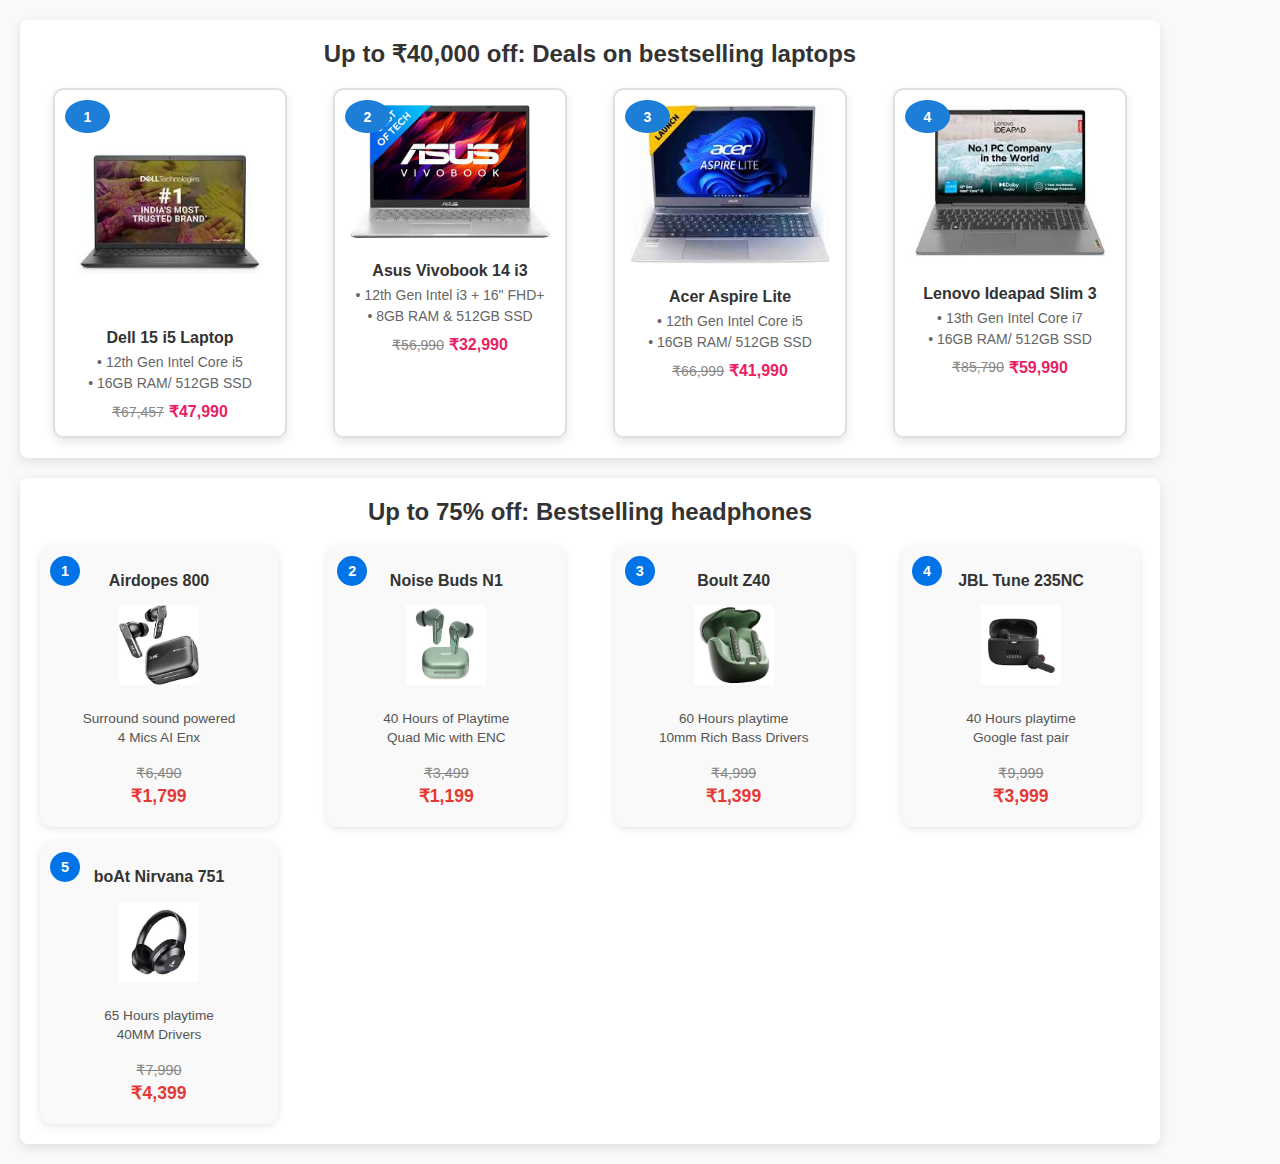
<file: Electronics.html>
<!DOCTYPE html>
<html lang="en">
<head>
    <meta charset="UTF-8">
    <meta name="viewport" content="width=device-width, initial-scale=1.0">
    <title>Laptop Deals</title>
    <style>
        body {
            font-family: Arial, sans-serif;
            background-color: #f9f9f9;
            margin: 0;
            padding: 0;
            text-align: center;
        }
        .container {
            max-width: 900px;
            margin: 20px auto;
            padding: 20px;
        }
        .header {
            font-size: 24px;
            font-weight: bold;
            color: #333;
            margin-bottom: 20px;
        }
        .deals {
            display: flex;
            justify-content: space-around;
            gap: 20px;
            flex-wrap: wrap;
        }
        .deal-item {
            background-color: #fff;
            border-radius: 10px;
            box-shadow: 0 4px 10px rgba(0, 0, 0, 0.1);
            padding: 15px;
            width: 200px;
            text-align: center;
            position: relative;
            border: 2px solid #e0e0e0;
        }
        .deal-item img {
            width: 100%;
            border-radius: 5px;
            margin-bottom: 10px;
        }
        .deal-badge {
            position: absolute;
            top: 10px;
            left: 10px;
            background-color: #1c7ed6;
            color: #fff;
            font-size: 14px;
            font-weight: bold;
            padding: 4px 10px;
            border-radius: 50%;
            width: 25px;
            height: 25px;
            display: flex;
            align-items: center;
            justify-content: center;
        }
        .deal-title {
            font-size: 16px;
            font-weight: bold;
            margin: 10px 0 5px;
            color: #333;
        }
        .deal-specs {
            font-size: 14px;
            color: #666;
            line-height: 1.5;
            margin-bottom: 8px;
        }
        .deal-price-section {
            display: flex;
            justify-content: center;
            align-items: center;
            gap: 5px;
        }
        .deal-discount {
            font-size: 14px;
            color: #888;
            text-decoration: line-through;
        }
        .deal-price {
            font-size: 16px;
            font-weight: bold;
            color: #e91e63;
        }
        .container {
            max-width: 1100px;
            margin: 20px;
            padding: 20px;
            background-color: #ffffff;
            border-radius: 8px;
            box-shadow: 0px 4px 12px rgba(0, 0, 0, 0.1);
        }
        .header {
            font-size: 24px;
            font-weight: bold;
            text-align: center;
            color: #333;
            margin-bottom: 20px;
        }
        .products {
            display: flex;
            justify-content: space-between;
            flex-wrap: wrap;
            gap: 15px;
        }
        .product-card {
            width: 18%;
            background-color: #f9f9f9;
            border-radius: 12px;
            box-shadow: 0px 2px 8px rgba(0, 0, 0, 0.1);
            padding: 20px;
            text-align: center;
            position: relative;
            transition: transform 0.3s;
            display: flex;
            flex-direction: column;
            align-items: center;
        }
        .product-card:hover {
            transform: scale(1.05);
        }
        .badge {
            position: absolute;
            top: 10px;
            left: 10px;
            background-color: #0073e6;
            color: white;
            border-radius: 50%;
            width: 30px;
            height: 30px;
            display: flex;
            justify-content: center;
            align-items: center;
            font-weight: bold;
            font-size: 0.9em;
        }
        .product-card img {
            width: 80px;
            height: 80px;
            margin: 10px 0;
        }
        .product-card h2 {
            font-size: 1em;
            margin: 5px 0;
            color: #333;
            font-weight: 600;
            line-height: 1.2em;
        }
        .features {
            font-size: 0.85em;
            color: #555;
            margin: 10px 0;
            line-height: 1.4em;
        }
        .price {
            color: #888;
            font-size: 0.9em;
            text-decoration: line-through;
            margin-top: 8px;
        }
        .discount-price {
            color: #e53935;
            font-weight: bold;
            font-size: 1.1em;
            margin-top: 5px;
        }
    </style>
</head>
<body>

<div class="container">
    <div class="header">Up to ₹40,000 off: Deals on bestselling laptops</div>

    <div class="deals">
        <!-- Deal 1 -->
        <div class="deal-item">
            <div class="deal-badge">1</div>
            <a href=""><img src="[data-uri]" alt="Dell Laptop"></a>
            <div class="deal-title">Dell 15 i5 Laptop</div>
            <div class="deal-specs">
                • 12th Gen Intel Core i5<br>
                • 16GB RAM/ 512GB SSD
            </div>
            <div class="deal-price-section">
                <div class="deal-discount">₹67,457</div>
                <div class="deal-price">₹47,990</div>
            </div>
        </div>

        <!-- Deal 2 -->
        <div class="deal-item">
            <div class="deal-badge">2</div>
            <a href=""><img src="[data-uri]" alt="Asus Vivobook"></a>
            <div class="deal-title">Asus Vivobook 14 i3</div>
            <div class="deal-specs">
                • 12th Gen Intel i3 + 16" FHD+<br>
                • 8GB RAM & 512GB SSD
            </div>
            <div class="deal-price-section">
                <div class="deal-discount">₹56,990</div>
                <div class="deal-price">₹32,990</div>
            </div>
        </div>

        <!-- Deal 3 -->
        <div class="deal-item">
            <div class="deal-badge">3</div>
            <a href=""><img src="[data-uri]" alt="Acer Aspire Lite"></a>
            <div class="deal-title">Acer Aspire Lite</div>
            <div class="deal-specs">
                • 12th Gen Intel Core i5<br>
                • 16GB RAM/ 512GB SSD
            </div>
            <div class="deal-price-section">
                <div class="deal-discount">₹66,999</div>
                <div class="deal-price">₹41,990</div>
            </div>
        </div>

        <!-- Deal 4 -->
        <div class="deal-item">
            <div class="deal-badge">4</div>
            <a href=""><img src="[data-uri]" alt="Lenovo Ideapad Slim 3"></a>
            <div class="deal-title">Lenovo Ideapad Slim 3</div>
            <div class="deal-specs">
                • 13th Gen Intel Core i7<br>
                • 16GB RAM/ 512GB SSD
            </div>
            <div class="deal-price-section">
                <div class="deal-discount">₹85,790</div>
                <div class="deal-price">₹59,990</div>
            </div>
        </div>
    </div>
</div>


<div class="container">
    <div class="header">Up to 75% off: Bestselling headphones</div>
    <div class="products">
        <!-- Product 1 -->
        <div class="product-card">
            <div class="badge">1</div>
            <h2>Airdopes 800</h2>
            <a href=""><img src="[data-uri]" alt="Airdopes 800"></a>
            <div class="features">
                Surround sound powered<br>
                4 Mics AI Enx
            </div>
            <div class="price">₹6,490</div>
            <div class="discount-price">₹1,799</div>
        </div>
        <!-- Product 2 -->
        <div class="product-card">
            <div class="badge">2</div>
            <h2>Noise Buds N1</h2>
            <a href=""><img src="[data-uri]" alt="Noise Buds N1"></a>
            <div class="features">
                40 Hours of Playtime<br>
                Quad Mic with ENC
            </div>
            <div class="price">₹3,499</div>
            <div class="discount-price">₹1,199</div>
        </div>
        <!-- Product 3 -->
        <div class="product-card">
            <div class="badge">3</div>
            <h2>Boult Z40</h2>
            <a href=""><img src="[data-uri]" alt="Boult Z40"></a>
            <div class="features">
                60 Hours playtime<br>
                10mm Rich Bass Drivers
            </div>
            <div class="price">₹4,999</div>
            <div class="discount-price">₹1,399</div>
        </div>
        <!-- Product 4 -->
        <div class="product-card">
            <div class="badge">4</div>
            <h2>JBL Tune 235NC</h2>
            <a href=""><img src="[data-uri]" alt="JBL Tune 235NC"></a>
            <div class="features">
                40 Hours playtime<br>
                Google fast pair
            </div>
            <div class="price">₹9,999</div>
            <div class="discount-price">₹3,999</div>
        </div>
        <!-- Product 5 -->
        <div class="product-card">
            <div class="badge">5</div>
            <h2>boAt Nirvana 751</h2>
            <a href=""><img src="[data-uri]" alt="boAt Nirvana 751"></a>
            <div class="features">
                65 Hours playtime<br>
                40MM Drivers
            </div>
            <div class="price">₹7,990</div>
            <div class="discount-price">₹4,399</div>
        </div>
    </div>
</div>




</body>
</html>
</file>
